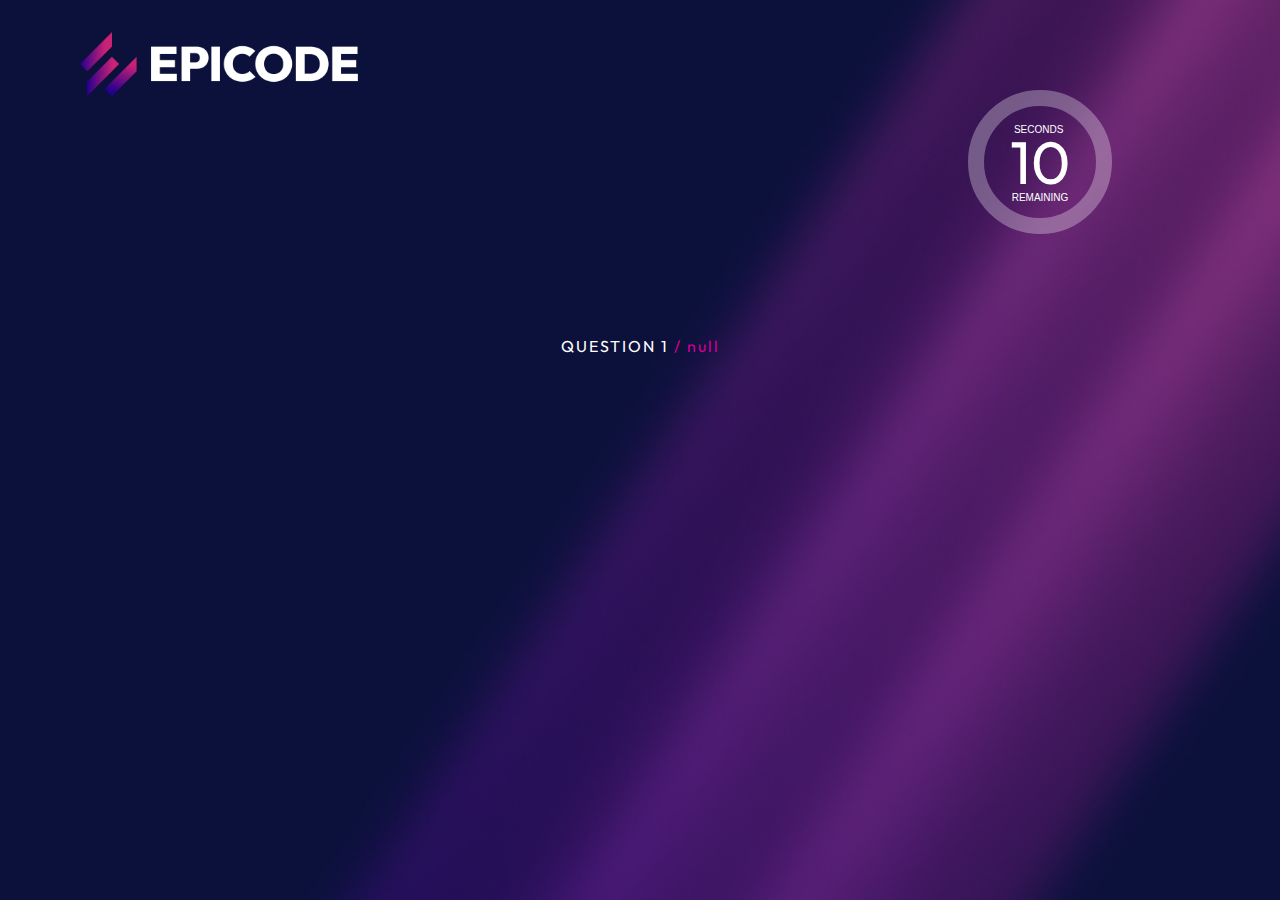
<file: html/benchmark.html>
<!DOCTYPE html>
<html lang="en">
  <head>
    <meta charset="UTF-8" />
    <meta name="viewport" content="width=device-width, initial-scale=1.0" />
    <title>Benchmark</title>
    <link rel="stylesheet" href="../css/reset.css" />
    <link rel="stylesheet" href="../css/benchmarkstyle.css" />
    <link rel="preconnect" href="https://fonts.googleapis.com" />
    <link rel="preconnect" href="https://fonts.gstatic.com" crossorigin />
    <link
      href="https://fonts.googleapis.com/css2?family=Outfit:wght@100;200;300;400;500;600;700;800;900&display=swap"
      rel="stylesheet"
    />
    <script>
      function preventBack() {
        window.history.forward();
      }
      setTimeout("preventBack()", 0);
      window.onunload = function () {
        null;
      };
    </script>
  </head>
  <body>
    <div id="body">
      <!--HEADER-->
      <div>
        <img src="../assets/epicode_logo.png" />
      </div>
      <!--TIMER-->
      <div id="countdown">
        <svg viewBox="0 0 40 40">
          <g
            transform="translate(20 20) rotate(-90)"
            stroke-width="4"
            fill="none"
            stroke-linecap="square"
          >
            <circle id="c3" r="16" />
            <circle id="c2" r="16" />
          </g>
          <text
            id="timer"
            x="20"
            y="22"
            style="
              font-size: 15px;
              font-family: Outfit, sans-serif;
              font-weight: 400;
            "
          >
            10
          </text>
          <text>
            <tspan x="20" y="12" style="font-size: 2.5px; font-weight: 400">
              SECONDS
            </tspan>
            <tspan x="20" y="29" style="font-size: 2.5px; font-weight: 400">
              REMAINING
            </tspan>
          </text>
        </svg>
      </div>
      <!--MAIN-->
      <main>
        <!--DOMANDA-->
        <div id="domanda"></div>
        <!--RISPOSTE-->
        <div id="risposte"></div>
        <!--TRACKER-->
        <div id="tracker"></div>
        <p id="Counter">QUESTION 1<span> </span></p>
      </main>
    </div>
    <!--COLLEGAMENTO JS-->
    <script src="../js/benchamark.js"></script>
  </body>
</html>
</file>
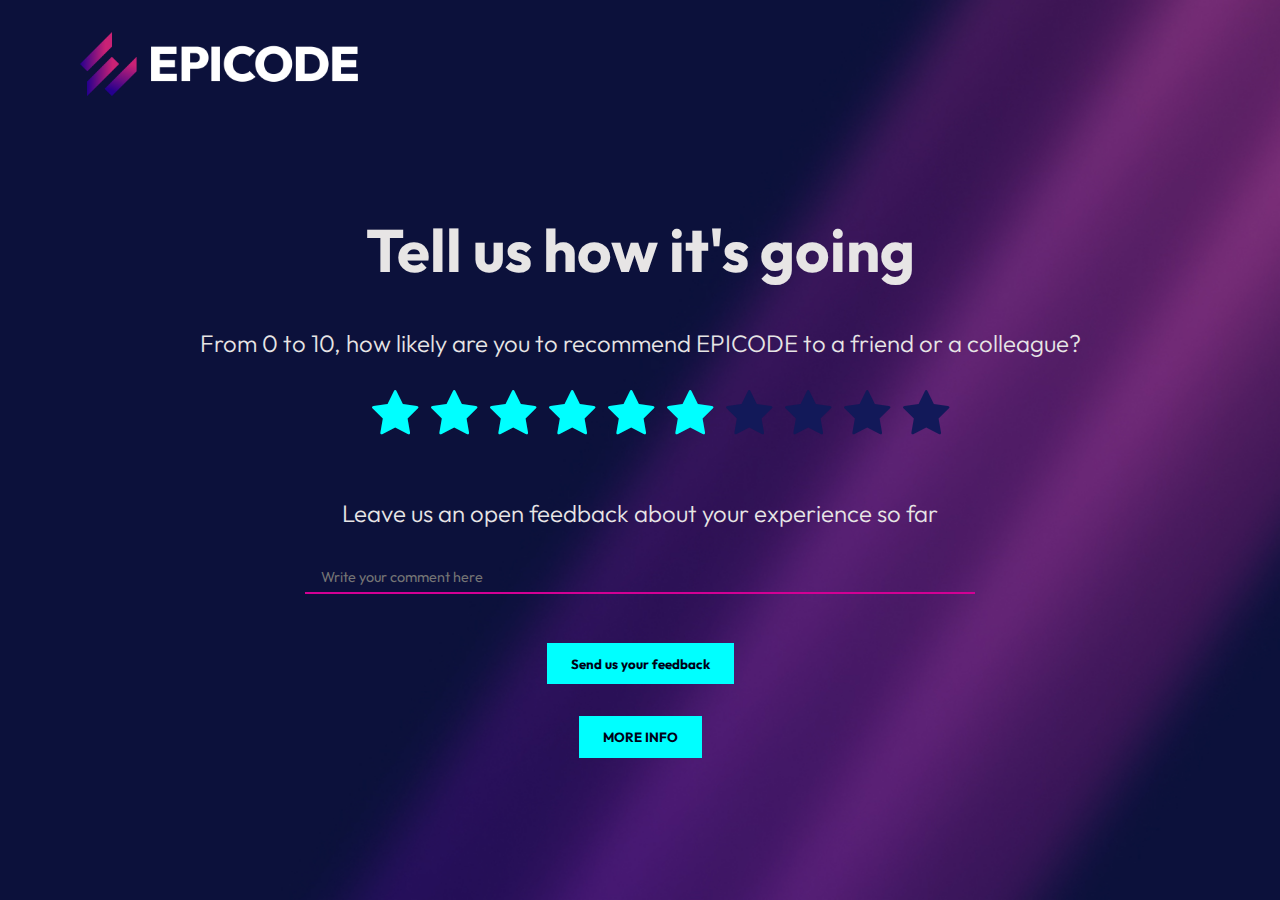
<file: html/FeedbackPage.html>
<!DOCTYPE html>
<html lang="en">
<head>
    <meta charset="UTF-8">
    <meta name="viewport" content="width=device-width, initial-scale=1.0">
    <title>Feedback Page</title>
    <link rel="stylesheet" href="../css/styleFeedback.css">
    <link href="https://maxcdn.bootstrapcdn.com/font-awesome/4.7.0/css/font-awesome.min.css" rel="stylesheet"/>
    <script src="https://ajax.googleapis.com/ajax/libs/jquery/2.1.1/jquery.min.js">/*Link sito per stelle*/</script>
    <link rel="preconnect" href="https://fonts.googleapis.com">
    <link rel="preconnect" href="https://fonts.gstatic.com" crossorigin>
    <link href="https://fonts.googleapis.com/css2?family=Inter:wght@100;200;300;400;500;600;700;800;900&family=Outfit:wght@100;200;300;400;500;600;700;800;900&display=swap" rel="stylesheet">

</head>
<body>
    <!----HEADER-->
    <header>
        <a href= "welcome.html"><img src="../assets/epicode_logo.png" alt="Epicode logo" /></a>
    </header>

    <!----MAIN-->
        <main>
            <div>
                <h1> Tell us how it's going</h1>
                <p> From 0 to 10, how likely are you to recommend EPICODE to a friend or a colleague?</p>
                <ul class="list-inline rating-list">
                    <li><i class="fa fa-star azure"></i></li>
                    <li><i class="fa fa-star azure"></i></li>
                    <li><i class="fa fa-star azure"></i></li>
                    <li><i class="fa fa-star azure"></i></li>
                    <li><i class="fa fa-star azure"></i></li>
                    <li><i class="fa fa-star azure"></i></li>
                    <li><i class="fa fa-star gray"></i></li>
                    <li><i class="fa fa-star gray"></i></li>
                    <li><i class="fa fa-star gray"></i></li>
                    <li><i class="fa fa-star gray"></i></li>
                </ul>
            </div>
            <section>
                <p> Leave us an open feedback about your experience so far</p>
                <textarea name="commento" placeholder="Write your comment here"></textarea>
            </section>
            <div id="FeedbackInviato"></div>
            <div>
                <button  onmouseover="GlowingButton()" onclick="SendFeedback()">Send us your feedback</button>
            </div>
            
            <div>
                <button onclick="LinkHomeEpicode()" onmouseover="GlowingButton()">MORE INFO</button>
            </div>
        </main>
    </div>
    <!----COLLEGAMENTO JS-->
    <script src="../js/Feedback.js"></script>
</body>
</html>
</file>
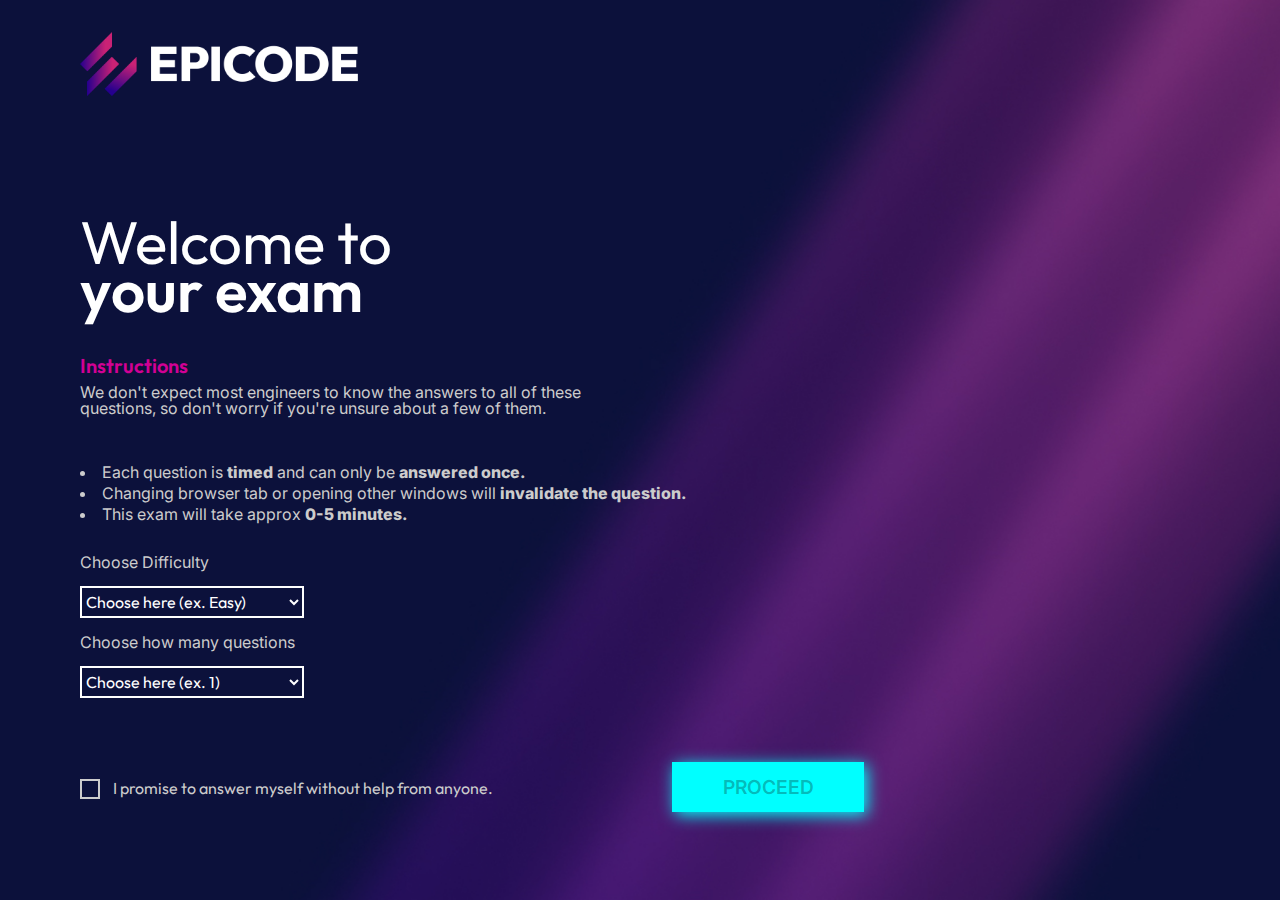
<file: html/welcome.html>
<!-- HTML nuovo -->

<!DOCTYPE html>
<html lang="en">
  <head>
    <meta charset="UTF-8" />
    <meta name="viewport" content="width=device-width, initial-scale=1.0" />
    <link rel="stylesheet" href="../css/reset.css" />
    <link rel="stylesheet" href="../css/styleWelcome.css" />

    <link rel="preconnect" href="https://fonts.googleapis.com">
    <link rel="preconnect" href="https://fonts.gstatic.com" crossorigin>
    <link href="https://fonts.googleapis.com/css2?family=Inter:wght@100;200;300;400;500;600;700;800;900&family=Outfit:wght@100;200;300;400;500;600;700;800;900&display=swap" rel="stylesheet">
    <title>Document</title>
  </head>
  <body>
    <!--HEADER-->
    <header>
      <a href= "welcome.html"><img src="../assets/epicode_logo.png" alt="Epicode logo" /></a>
    </header>

    <!--MAIN-->
    <div class="container">
      <!--Titolo-->
      <h1>
        Welcome to<br />
        <span>your exam</span>
      </h1>
      <!--Istruzioni-->
      <h2>Instructions</h2>
      <p>
        We don't expect most engineers to know the answers to all of these
        <br />
        questions, so don't worry if you're unsure about a few of them.
      </p>
      <!--Lista Puntata-->
      <ul>
        <li>
          Each question is <span>timed</span> and can only be
          <span>answered once.</span>
        </li>
        <li>
          Changing browser tab or opening other windows will
          <span>invalidate the question.</span>
        </li>
        <li>This exam will take approx <span>0-5 minutes.</span></li>
      </ul>

      <!--SELEZIONA DIFFICOLTÀ-->
      <form>
        <div><p class="diff">Choose Difficulty</p>
        <select class="opzioni" id="userChoice1" onchange="saveUserChoice1()">
          <option value="" selected="selected" hidden="hidden">Choose here (ex. Easy)</option>
          <option value="Easy">Easy</option>
          <option value="Medium">Medium</option>
          <option value="Hard">Hard</option>
        </select ></div>
        <div>
          <p class="diff">Choose how many questions</p>
          <select class="opzioni" id="userChoice" onchange="saveUserChoice()">
          <option option value="" selected="selected" hidden="hidden">Choose here (ex. 1)</option>
          <option value=1>1</option>
          <option value=2>2</option>
          <option value=3>3</option>
          <option value=4>4</option>
          <option value=5>5</option>
          <option value=6>6</option>
          <option value=7>7</option>
          <option value=8>8</option>
          <option value=9>9</option>
          <option value=10>10</option>
        </select>
        </div>
      </form>

      <!--FORM-->
      <form class="form-welcome" action="benchmark.html">
        <div class="nuova-checkbox">
          <input type="checkbox" id="mioCheckbox" name="mioCheckbox" />
          <label for="mioCheckbox"></label>
        </div>
        <label for="mioCheckbox">I promise to answer myself without help from anyone.</label>
        <button id="bottone" type="submit">PROCEED</button>
      </form>
      
    </div>

    <script src="../js/welcome.js"></script>
  </body>
</html>
</file>
<file: css/benchmarkstyle.css>
/*BODY*/

body {
  background-image: url("../assets/bg.jpg");
  background-color: #cccccc;
  margin: 2rem 5rem 0rem 5rem;
  font-family: "Outfit", sans-serif;
  background-repeat: no-repeat;
  background-size: cover;
}

/*HEADER*/

/*È il logo*/
img {
  height: 4rem;
  width: auto;
}

/*TIMER*/
#timer {
  color: white;
  text-align: right;
}

/*contenitore div del timer countdown*/
#countdown {
  margin: -1rem;
  height: 160px;
  width: 160px;
  margin-left: auto;
  margin-right: 5rem;
}

/*È il cerchio blu animato del countdown*/
#countdown svg circle#c2 {
  stroke-dasharray: 113px;
  stroke-dashoffset: 113px;
  stroke-linecap: square;
  stroke-width: 4px;
  stroke: #00ffff;
  fill: none;
  animation: countdown 10s linear infinite forwards;
  animation-delay: 1s;
}

/*È il cerchio bianco fermo sotto il cerchio blu*/
svg circle#c3 {
  stroke: #ffffff;
  opacity: 0.3;
}

/*Si occupa dello stile del numero all'interno del counter*/
svg text {
  font-family: sans-serif;
  fill: white;
  font-weight: bold;
  dominant-baseline: middle;
  text-anchor: middle;
  font-size: 1rem;
}

/*si occupa dell'animazione del countdown del cerchio*/
@keyframes countdown {
  from {
    stroke-dashoffset: 0px;
  }
  to {
    stroke-dashoffset: -113px;
  }
}

/*MAIN*/

/*DOMANDA*/

#domanda {
  margin: 2rem 4rem 4rem 4rem;
  text-align: center;
  font-size: 2rem;
  font-weight: bold;
  color: white;
  max-width: 40rem;
  margin-left: auto;
  margin-right: auto;
}

/*RISPOSTE*/

/*Proprietà del button quando statico*/
button {
  text-align: center;
  color: rgb(253, 249, 249);
  border-radius: 13rem;
  height: 5rem;
  width: 20rem;
  font-size: 1rem;
  margin: 1rem;
  border: 3px solid;
  background: rgb(255, 255, 255, 0.1);
  border-color: linear-gradient(
    180deg,
    rgba(255, 255, 255, 1) 0%,
    rgba(79, 79, 79, 1) 100%
  );
}

/*Proprietà del bottone quando ci passo sopra il mouse*/
button:hover {
  background: rgba(200, 1, 144, 0.585);
  background: linear-gradient(
    180deg,
    rgba(200, 1, 144, 0.43) 0%,
    rgba(142, 1, 123, 0.407) 100%
  );
  border-color: rgba(241, 241, 241, 0.5);
}

/*Per allineare i bottoni all'interno di div #rispsote*/
#risposte {
  text-align: center;
  width: 45rem;
  margin-left: auto;
  margin-right: auto;
}

/*TRACKER*/
#Counter {
  margin-top: 10%;
  text-align: center;
  color: white;
  letter-spacing: 2px;
}
#Counter span /*Span per cambiare colore a /10 */ {
  color: rgb(209, 0, 146);
  letter-spacing: 2px;
}
</file>
<file: css/styleFeedback.css>
/* IMPOSTAZIONI GENERALI */

body {
  background-image: url("../assets/bg.jpg");
  margin: 2rem 5rem 0rem 5rem;
  color: rgb(231, 229, 229);
  font-family: "Outfit", sans-serif;
  background-repeat: no-repeat;
  background-size: cover;
  font-family: 'Outfit', sans-serif;
}

/* TIPOGRAFIA */

h1 {
  font-family: "Outfit", sans-serif;
  font-size: 60px;
  margin-top: 7rem;
}

p {
  font-size: 1.5rem;
  font-weight: 300;
}

/* Layout generale header e main */

header img {
  height: 4rem;
  width: auto;
}

main {
  text-align: center;
}

/*Lista*/
.list-inline {
  display: inline;
}

.rating-list {
  display: inline;
}

.fa-star:before /*Se prima c'è la classe fa-star applica questo*/ {
  content: "\f005";
}

.rating-list li i.azure {
  /*Colora stelle di azzurro*/
  color: #0ff;
}

.rating-list li i.gray {
  /*Colora stelle di grigio*/
  color: #121959;
}
.list-inline {
  /*Metti stelle allineate e centrate*/
  list-style: none;
  overflow: hidden;
}
/*Parametri elementi lista*/
.list-inline > li {
  list-style: none;
  margin: 0 5px;
  display: inline;
  font-size: 50px;
  cursor: pointer;
}

.rating-list li {
  padding: 0px;
}
/*Codice per visualizzare stelle*/
.fa {
  display: inline-block;
  font: normal normal normal 14px/1 FontAwesome;
  font-size: inherit;
  text-rendering: auto;
  -webkit-font-smoothing: antialiased;
  -moz-osx-font-smoothing: grayscale;
  transform: translate(0, 0);
}

section {
  padding: 1.8rem;
}

/*Parametri del campo input*/
textarea {
  padding: 1rem;
  width: 60%;
  border: 2px #d20094 solid;
  background: transparent;
  color: #cccccc;
  border-left: none;
  border-top: none;
  border-right: none;
  height: 0.5rem;
  resize: none;
  font-size: 0.9rem;
  font-family: "Outfit", sans-serif;
  overflow: hidden;
}

textarea:focus {
  outline: none;
}

/*Parametri pulsante*/
button {
  background-color: #0ff;
  color: rgb(1, 1, 22);
  font-weight: bold;
  font-family: "Outfit", sans-serif;
  padding-left: 1.5rem;
  padding-right: 1.5rem;
  padding-bottom: 0.8rem;
  padding-top: 0.8rem;
  margin: 1rem;
  cursor: pointer;
  border: none;
}

.Glowing /* Classe Glowing, serve per il bottone luminoso in JS */ {
  box-shadow: 3px 3px 15px #00ffff;
  border-color: #0ff;
}
</file>
<file: css/styleWelcome.css>
/* IMPOSTAZIONI GENERALI PAGINA */

body {
  background-image: url("../assets/bg.jpg");
  background-color: #cccccc;
  margin: 2rem 5rem 0rem 5rem;
  font-family: "Outfit", sans-serif;
  background-repeat: no-repeat;
  background-size: cover;
  color: #cccccc;
}

/* Resizing immagini */

img {
  height: 4rem;
  width: auto;
}

/* Resizing container rispetto al body */

.container {
  max-width: 80%;
}

/* TIPOGRAFIA */

h1 {
  font-size: 60px;
  margin-top: 2em;
  line-height: 0.8;
  margin-bottom: 0.7em;
  color: #fff;
}

p {
  font-family: "Inter", sans-serif;
  font-size: 16px;
  margin-bottom: 2em;
}

h1 span {
  font-weight: 600;
  font-family: "Outfit", sans-serif;
}

h2 {
  font-weight: 600;
  font-size: 20px;
  color: #d20094;
  margin-bottom: 0.4em;
}

/* layout ul */

ul {
  list-style: disc;
  font-family: "Inter", sans-serif;
  font-size: 16px;
  margin-top: 3rem;
  margin-bottom: 2em;
  padding-left: 0;
}

li {
  list-style-position: inside;
  margin-bottom: 0.3em;
}

ul span {
  font-weight: 800;
}

/*FORM DIFFICOLTÀ E NUMERO DI DOMANDE*/

.diff{
  margin-bottom: 1rem;
}
.opzioni{
  margin-bottom: 1rem;
  background: transparent;
  width: 14rem;
  height: 2rem;
  color: white;
  border: 2px solid white;
  font-family: "Outfit", sans-serif;
  font-size: 1rem;
}

select option {
  background-color: #d20094;
  color: white;
}

/*DA VEDERE*/
/* select option:hover {
  background-color: rgb(17, 5, 13);
  color: white;
} */

/* select:focus > option:hover { 
  background-color: #000 !important;
} */

/* Layout form e checkbox */

.form-welcome {
  display: inline-block;
  vertical-align: middle;
}

.form-welcome button {
  width: 10em;
}

.nuova-checkbox {
  width: min-content;
  display: inline-block;
  vertical-align: middle;
}

/* Nascondi l'input della checkbox */
.nuova-checkbox input[type="checkbox"] {
  position: absolute;
  left: -9999px;
}

/* Stile generale della checkbox */
.nuova-checkbox label {
  cursor: pointer;
  display: inline-block;
  width: 16px;
  height: 16px;
  margin-right: 10px;
  position: relative;
  background-color: transparent;
  border: 2px solid #ccc;
}

/* Stile della spunta quando la checkbox è selezionata */
.nuova-checkbox input[type="checkbox"]:checked + label {
  /* content: "\2713"; */
  /* text-shadow: 1px 1px 1px rgba(0, 0, 0, 0.2); */
  /* font-size: 16px; */
  /* color: #fff; */
  /* text-align: center; */
  /* line-height: 16px; */
  background-color: #00ffff;
  border: 2px solid #ffffff;
}

/* Restyling del pulsante */
.form-welcome button {
  margin: 3rem 0 3rem 11rem;
  border: 0;
  background: #00ffff;
  padding: 0.7em 2em;
  font-family: "Inter", sans-serif;
  font-weight: 600;
  box-shadow: 3px 3px 15px #00ffff;
  cursor: pointer;
  width: 12rem;
  font-size: 1.2rem;
}
</file>
